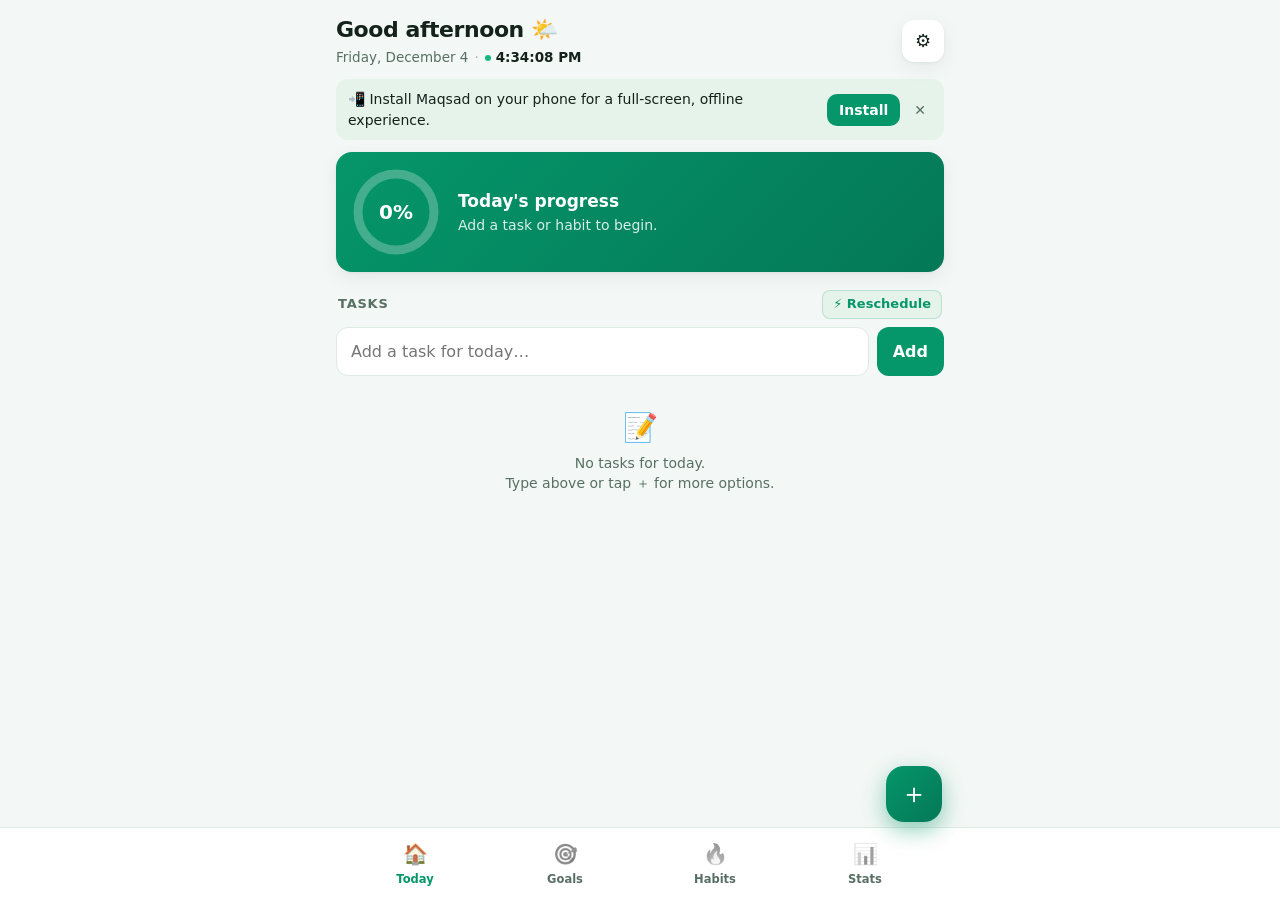
<file: index.html>
<!doctype html>
<html lang="en">
<head>
<meta charset="utf-8">
<meta name="viewport" content="width=device-width,initial-scale=1,viewport-fit=cover">
<title>Maqsad — Goals, Tasks & Habits</title>
<meta name="description" content="Maqsad: Free, offline-first personal goal tracker, daily task manager, habit streaks and deep schedule organizer. No server, 100% private.">
<meta name="theme-color" content="#059669">
<meta property="og:title" content="Maqsad — Goals, Tasks & Habits">
<meta property="og:description" content="Personal goal tracker, daily task manager and habit tracker. 100% free and works offline.">
<meta property="og:type" content="website">
<meta property="og:image" content="icons/icon-512.png">
<meta name="twitter:card" content="summary">
<meta name="twitter:title" content="Maqsad — Goals, Tasks & Habits">
<meta name="twitter:description" content="Personal goal tracker, daily task manager and habit tracker. Works offline.">
<meta name="twitter:image" content="icons/icon-192.png">
<link rel="manifest" href="manifest.webmanifest">
<link rel="icon" href="icons/icon-192.png">
<link rel="apple-touch-icon" href="icons/icon-192.png">
<meta name="apple-mobile-web-app-capable" content="yes">
<meta name="mobile-web-app-capable" content="yes">
<meta name="apple-mobile-web-app-title" content="Maqsad">
<meta name="apple-mobile-web-app-status-bar-style" content="default">
<link rel="stylesheet" href="styles.css?v=5">
</head>
<body>
<div id="app">
  <header class="top">
    <div>
      <div class="hello" id="hello"></div>
      <div class="date" id="dateLine"></div>
    </div>
    <button class="icon-btn" data-act="settings" aria-label="Settings">⚙️</button>
  </header>
  <div id="installBanner" class="install" hidden>
    <span>📲 Install Maqsad on your phone for a full-screen, offline experience.</span>
    <button data-act="install">Install</button>
    <button class="ghost" data-act="dismissInstall" aria-label="Dismiss">✕</button>
  </div>
  <main id="main"></main>
</div>

<button class="fab" id="fab" data-act="fab" aria-label="Add">＋</button>

<nav class="tabs" id="tabs">
  <button data-act="tab" data-tab="today"><span>🏠</span>Today</button>
  <button data-act="tab" data-tab="goals"><span>🎯</span>Goals</button>
  <button data-act="tab" data-tab="habits"><span>🔥</span>Habits</button>
  <button data-act="tab" data-tab="stats"><span>📊</span>Stats</button>
</nav>

<div class="overlay" id="overlay" hidden>
  <div class="sheet" id="sheet" role="dialog" aria-modal="true"></div>
</div>
<div class="toast" id="toast" hidden></div>

<script src="app.js?v=5"></script>
</body>
</html>
</file>
<file: styles.css>
:root{
  --bg:#f3f7f5;--card:#ffffff;--text:#13221b;--muted:#587063;--line:#dfeae3;
  --brand:#059669;--brand2:#047857;--brand-light:#ecfdf5;--ok:#10b981;--warn:#f59e0b;--bad:#ef4444;
  --chip:#e6f3eb;--shadow:0 1px 3px rgba(16,36,26,.06),0 6px 20px rgba(16,36,26,.06);
  --r:16px;
}
:root[data-theme="dark"]{
  --bg:#0b1411;--card:#12211b;--text:#ecf8f2;--muted:#7e9c8e;--line:#1a352b;
  --brand:#10b981;--brand2:#059669;--brand-light:#064e3b;--ok:#10b981;--warn:#f59e0b;--bad:#ef4444;
  --chip:#162f25;--shadow:0 1px 3px rgba(0,0,0,.5),0 6px 20px rgba(0,0,0,.35);
}
*{box-sizing:border-box;-webkit-tap-highlight-color:transparent}
html,body{margin:0;background:var(--bg);color:var(--text);font:16px/1.45 system-ui,-apple-system,"Segoe UI",Roboto,sans-serif}
body{padding-bottom:calc(84px + env(safe-area-inset-bottom))}
button{font:inherit;color:inherit;cursor:pointer;border:0;background:none}
input,select,textarea{font:inherit;color:inherit}
#app{max-width:640px;margin:0 auto;padding:calc(14px + env(safe-area-inset-top)) 16px 16px}
.top{display:flex;justify-content:space-between;align-items:center;margin-bottom:12px}
.hello{font-size:22px;font-weight:750;letter-spacing:-.02em}
.date{color:var(--muted);font-size:13.5px;display:flex;align-items:center;gap:6px;flex-wrap:wrap;margin-top:2px}
.live-sep{opacity:.45}
.live-clock{display:inline-flex;align-items:center;gap:5px;font-weight:600;color:var(--text);font-variant-numeric:tabular-nums}
.live-dot{width:6px;height:6px;border-radius:50%;background:var(--ok);display:inline-block;animation:pulseDot 2s infinite ease-in-out}
@keyframes pulseDot{0%,100%{opacity:1;transform:scale(1)}50%{opacity:.35;transform:scale(.8)}}
.icon-btn{width:42px;height:42px;border-radius:12px;background:var(--card);box-shadow:var(--shadow);font-size:18px}
.install{display:flex;gap:8px;align-items:center;background:var(--chip);border-radius:12px;padding:10px 12px;margin-bottom:12px;font-size:14px}
.install span{flex:1}
.install button{background:var(--brand);color:#fff;border-radius:10px;padding:6px 12px;font-weight:600}
.install button.ghost{background:none;color:var(--muted);padding:6px}
.card{background:var(--card);border-radius:var(--r);box-shadow:var(--shadow);padding:14px;margin-bottom:14px}
.h2{font-size:13px;font-weight:700;letter-spacing:.06em;text-transform:uppercase;color:var(--muted);margin:18px 2px 8px;display:flex;justify-content:space-between;align-items:center}
.h2 button{font-size:13px;color:var(--brand);text-transform:none;letter-spacing:0;font-weight:600}
.empty{text-align:center;color:var(--muted);padding:22px 10px;font-size:14px}
.empty b{display:block;font-size:28px;margin-bottom:4px}

/* hero */
.hero{display:flex;align-items:center;gap:16px;background:linear-gradient(135deg,var(--brand),var(--brand2));color:#fff}
.ring{position:relative;width:92px;height:92px;flex:none}
.ring svg{transform:rotate(-90deg)}
.ring .pct{position:absolute;inset:0;display:grid;place-items:center;font-weight:800;font-size:20px}
.hero h3{margin:0 0 2px;font-size:17px}
.hero p{margin:0;opacity:.85;font-size:14px}

/* chips */
.chips{display:flex;gap:8px;overflow-x:auto;padding-bottom:4px;scrollbar-width:none}
.chips::-webkit-scrollbar{display:none}
.chip{flex:none;display:flex;align-items:center;gap:6px;background:var(--card);box-shadow:var(--shadow);border-radius:999px;padding:8px 14px;font-size:14px;font-weight:600;border:2px solid transparent}
.chip.done{background:var(--ok);color:#fff}

/* tasks */
.quick{display:flex;gap:8px;margin-bottom:10px}
.quick input{flex:1;padding:12px 14px;border-radius:12px;border:1.5px solid var(--line);background:var(--card);outline:none}
.quick input:focus,.field input:focus,.field select:focus,.field textarea:focus{border-color:var(--brand)}
.quick button{background:var(--brand);color:#fff;border-radius:12px;padding:0 16px;font-weight:700}
.item{display:flex;align-items:center;gap:12px;background:var(--card);border-radius:14px;box-shadow:var(--shadow);padding:12px;margin-bottom:8px}
.check{width:26px;height:26px;flex:none;border-radius:50%;border:2px solid var(--line);display:grid;place-items:center;color:#fff;font-size:15px;background:transparent}
.check.on{background:var(--ok);border-color:var(--ok)}
.item .body{flex:1;min-width:0;text-align:left}
.item .t{font-weight:600;overflow-wrap:anywhere}
.item.done .t{text-decoration:line-through;color:var(--muted)}
.meta{font-size:12.5px;color:var(--muted);display:flex;gap:8px;flex-wrap:wrap;margin-top:2px}
.tag{background:var(--chip);border-radius:8px;padding:1px 8px}
.tag.time-tag{background:var(--brand-light);color:var(--brand);font-weight:600}
:root[data-theme="dark"] .tag.time-tag{background:rgba(16,185,129,.15);color:#34d399}
.tag.repeat-tag{background:var(--chip);color:var(--muted);font-weight:600}
.tag.late{background:#fee2e2;color:#b91c1c}
:root[data-theme="dark"] .tag.late{background:#4a1d24;color:#fca5a5}
.item.item-emergency{border-left:3.5px solid var(--warn);background:rgba(245,158,11,.06)}
.chip-action{background:var(--chip);color:var(--brand);font-size:12px;font-weight:700;padding:4px 10px;border-radius:8px;display:inline-flex;align-items:center;gap:4px;border:1px solid rgba(5,150,105,.2);cursor:pointer}
.chip-action:hover{background:var(--brand-light)}
.icon-action-btn{width:32px;height:32px;border-radius:10px;background:var(--chip);color:var(--brand);display:grid;place-items:center;font-size:15px;flex:none;margin-left:4px}
.icon-action-btn:hover{background:var(--brand);color:#fff}
.pri{width:8px;height:8px;border-radius:50%;display:inline-block;align-self:center}
.p0{background:#94a3b8}.p1{background:var(--warn)}.p2{background:var(--bad)}

/* goals */
.goal-h{display:flex;gap:12px;align-items:center;width:100%;text-align:left}
.goal-ic{width:44px;height:44px;border-radius:12px;background:var(--chip);display:grid;place-items:center;font-size:22px;flex:none}
.goal-h .t{font-weight:700}
.bar{height:8px;border-radius:99px;background:var(--chip);overflow:hidden;margin:10px 0 4px}
.bar i{display:block;height:100%;background:linear-gradient(90deg,var(--brand),var(--brand2));border-radius:99px;transition:width .3s}
.bar.ok i{background:var(--ok)}
.pct-row{display:flex;justify-content:space-between;font-size:12.5px;color:var(--muted)}
.ms{display:flex;align-items:center;gap:10px;padding:7px 0;border-top:1px solid var(--line)}
.ms .check{width:22px;height:22px;font-size:13px}
.ms .x{margin-left:auto;color:var(--muted);padding:2px 6px}
.ms.done span{text-decoration:line-through;color:var(--muted)}
.ms-add{display:flex;gap:8px;margin-top:8px}
.ms-add input{flex:1;padding:9px 12px;border-radius:10px;border:1.5px solid var(--line);background:var(--bg);outline:none}
.ms-add button{background:var(--chip);border-radius:10px;padding:0 14px;font-weight:700;color:var(--brand)}
.seg{display:flex;background:var(--chip);border-radius:12px;padding:3px;margin-bottom:12px}
.seg button{flex:1;padding:8px;border-radius:10px;font-weight:600;font-size:14px;color:var(--muted)}
.seg button.on{background:var(--card);color:var(--text);box-shadow:var(--shadow)}

/* habits */
.habit-top{display:flex;align-items:center;gap:12px}
.habit-top .em{font-size:26px}
.habit-top .n{flex:1;text-align:left;font-weight:700}
.streak{font-weight:800;color:#ea580c}
.week{display:flex;justify-content:space-between;margin-top:12px;gap:4px}
.day{flex:1;text-align:center;font-size:11px;color:var(--muted)}
.day button{display:block;margin:4px auto 0;width:34px;height:34px;border-radius:50%;background:var(--chip);color:var(--muted);font-weight:700;font-size:13px}
.day button.on{background:var(--ok);color:#fff}
.day button.off{opacity:.35;background:transparent;border:1.5px dashed var(--line)}
.day.today{color:var(--brand);font-weight:700}
.day.today button:not(.on):not(.off){outline:2px solid var(--brand)}

/* stats */
.tiles{display:grid;grid-template-columns:1fr 1fr;gap:10px;margin-bottom:14px}
.tile{background:var(--card);border-radius:14px;box-shadow:var(--shadow);padding:14px}
.tile b{display:block;font-size:26px;letter-spacing:-.02em}
.tile span{font-size:13px;color:var(--muted)}
.chart{display:flex;align-items:flex-end;justify-content:space-between;gap:8px;height:130px;padding-top:8px}
.col{flex:1;display:flex;flex-direction:column;align-items:center;justify-content:flex-end;height:100%;gap:4px}
.col .b{width:100%;max-width:34px;border-radius:8px 8px 4px 4px;background:linear-gradient(180deg,var(--brand2),var(--brand));min-height:4px}
.col .v{font-size:11px;color:var(--muted)}
.col .l{font-size:11px;color:var(--muted)}
.col.today .l{color:var(--brand);font-weight:700}
.rate{display:flex;align-items:center;gap:10px;margin:8px 0;font-size:14px}
.rate .n{width:44%;overflow:hidden;text-overflow:ellipsis;white-space:nowrap}
.rate .bar{flex:1;margin:0}
.rate .p{width:38px;text-align:right;color:var(--muted);font-size:13px}

/* nav / fab */
.tabs{position:fixed;left:0;right:0;bottom:0;display:flex;justify-content:center;background:var(--card);border-top:1px solid var(--line);padding:6px 8px calc(6px + env(safe-area-inset-bottom));z-index:20}
.tabs button{flex:1;max-width:150px;display:flex;flex-direction:column;align-items:center;gap:2px;font-size:11.5px;font-weight:600;color:var(--muted);padding:6px 0;border-radius:12px}
.tabs button span{font-size:20px;filter:grayscale(1);opacity:.7}
.tabs button.on{color:var(--brand)}
.tabs button.on span{filter:none;opacity:1}
.fab{position:fixed;right:max(18px,calc(50% - 302px));bottom:calc(78px + env(safe-area-inset-bottom));width:56px;height:56px;border-radius:18px;background:linear-gradient(135deg,var(--brand),var(--brand2));color:#fff;font-size:28px;box-shadow:0 8px 22px rgba(5,150,105,.45);z-index:21}
.fab[hidden]{display:none}

/* sheet */
.overlay{position:fixed;inset:0;background:rgba(10,12,30,.5);z-index:40;display:flex;align-items:flex-end;justify-content:center}
.overlay[hidden]{display:none}
.sheet{background:var(--card);width:100%;max-width:640px;max-height:92vh;overflow:auto;border-radius:22px 22px 0 0;padding:18px 18px calc(22px + env(safe-area-inset-bottom));animation:up .22s ease-out}
@keyframes up{from{transform:translateY(40px);opacity:0}to{transform:none;opacity:1}}
.sheet h3{margin:0 0 14px;font-size:19px}
.field{margin-bottom:12px}
.field label{display:block;font-size:13px;font-weight:600;color:var(--muted);margin-bottom:5px}
.field input[type=text],.field input[type=date],.field input[type=time],.field select,.field textarea{width:100%;padding:12px;border-radius:12px;border:1.5px solid var(--line);background:var(--bg);outline:none}
.field textarea{min-height:84px;resize:vertical}
.row2{display:grid;grid-template-columns:1fr 1fr;gap:10px}
.dow{display:flex;gap:6px}
.dow label{flex:1;margin:0}
.dow input{display:none}
.dow span{display:block;text-align:center;padding:9px 0;border-radius:10px;background:var(--chip);font-size:13px;font-weight:700;color:var(--muted)}
.dow input:checked+span{background:var(--brand);color:#fff}
.emojis{display:flex;gap:6px;flex-wrap:wrap}
.emojis label{margin:0}
.emojis input{display:none}
.emojis span{display:grid;place-items:center;width:42px;height:42px;border-radius:12px;background:var(--chip);font-size:22px}
.emojis input:checked+span{outline:2.5px solid var(--brand)}
.switch{display:flex;justify-content:space-between;align-items:center;padding:10px 0}
.btns{display:flex;gap:10px;margin-top:16px}
.btn{flex:1;padding:13px;border-radius:12px;font-weight:700;background:var(--chip)}
.btn.primary{background:linear-gradient(135deg,var(--brand),var(--brand2));color:#fff}
.btn.danger{background:#fee2e2;color:#b91c1c;flex:none;padding:13px 16px}
.sec{border-top:1px solid var(--line);margin-top:14px;padding-top:12px}
.sec .btns{margin-top:8px}
.note{font-size:12.5px;color:var(--muted);margin:6px 0 0}
.toast{position:fixed;left:50%;bottom:calc(150px + env(safe-area-inset-bottom));transform:translateX(-50%);background:#13221b;color:#ecf8f2;border:1px solid #1a352b;padding:10px 16px;border-radius:12px;font-size:14px;z-index:60;box-shadow:0 8px 24px rgba(0,0,0,.35);max-width:90vw}
.toast[hidden]{display:none}
@media (prefers-reduced-motion:reduce){*{animation:none!important;transition:none!important}}
</file>
